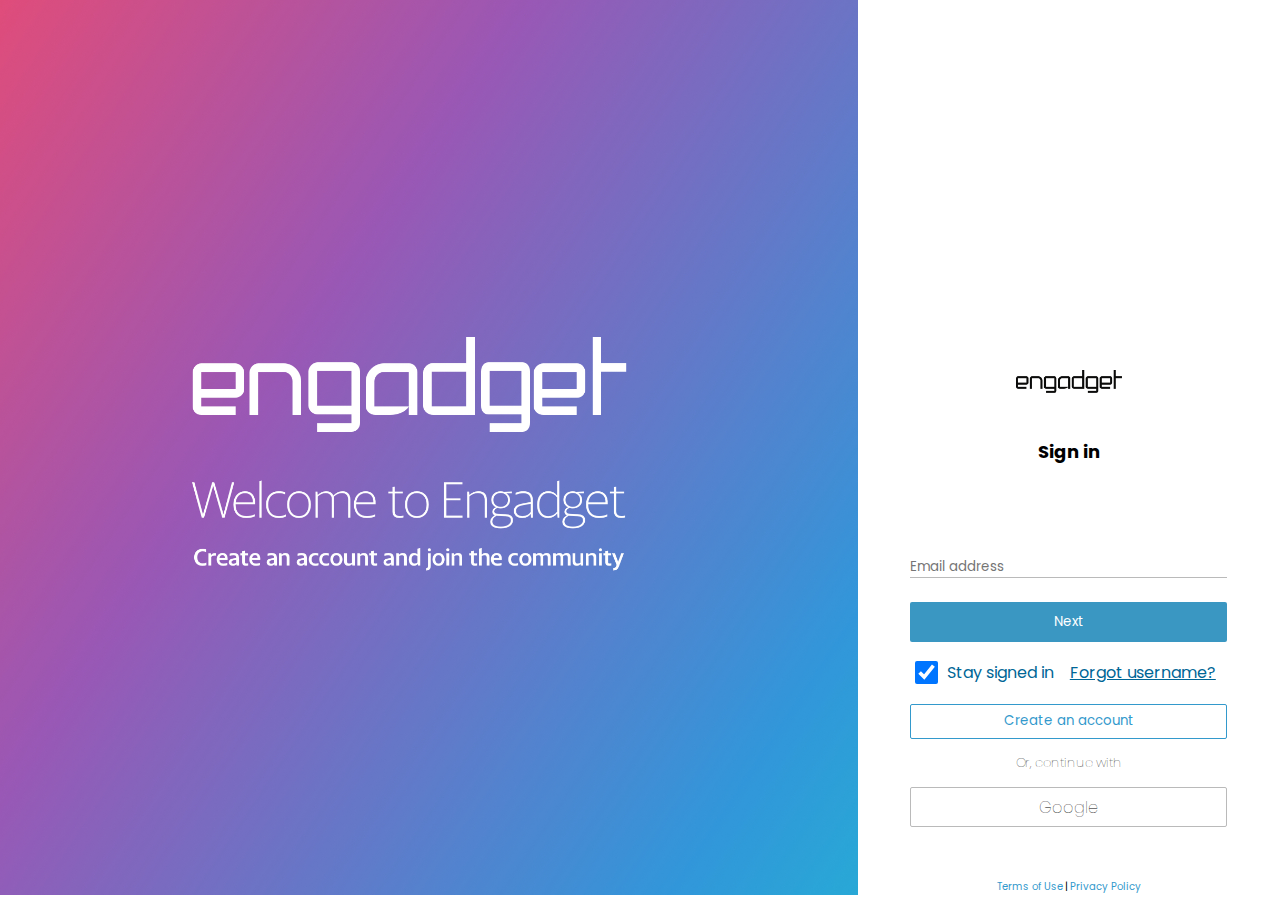
<file: index.html>
<!DOCTYPE html>
<html lang="en">

<head>
    <meta charset="UTF-8">
    <meta http-equiv="X-UA-Compatible" content="IE=edge">
    <meta name="viewport" content="width=device-width, initial-scale=1.0">
    <title>Engadget</title>
    <link rel="stylesheet" href="./style.css">
</head>

<body>
    <div class="mainContainer">
        <div class="signIn">
            <img src="./logo.png" alt="">
            <h3>Sign in</h3>
            <form action="">
                <input type="text" placeholder="Email address">
                <button>Next</button>
                <div class="box">
                    <div class="insidebox">
                        <input type="checkbox" name="signIn" id="checkbox" checked>
                    <label for="checkbox">Stay signed in</label>
                    </div>
                    <a href="#">Forgot username?</a>
                </div>
                <button class="acc">Create an account</button>
                <p>Or, continue with</p>
                <button class="googleBtn">Google</button>
            </form>
            <div class="terms">
                <a href="#">Terms of Use</a>
                <p>|</p>
                <a href="#">Privacy Policy</a>
            </div>
        </div>
    </div>
</body>

</html>
</file>
<file: style.css>
@import url('https://fonts.googleapis.com/css2?family=Poppins:wght@500&display=swap');
*{
    margin: 0;
    padding: 0;
    box-sizing: border-box;
    font-family: 'Poppins', sans-serif;
    /* border: 1px solid red; */
}

.mainContainer{
    background-image: url(./bg.jpg);
    background-repeat: no-repeat;
    background-position: center;
    background-size: cover;
    background-attachment: fixed;
    width: 100%;
    height: 99.4vh;
    display: flex;
    justify-content: flex-end;
}
.signIn{
    background-color: rgb(255, 255, 255);
    width: 33%;
    height: 100%;
    display: flex;
    align-items: center;
    justify-content: flex-end;
    flex-direction: column;
}
.signIn img{
    height: 23px;
    MARGIN: 45PX;
    
}
h3{
    font-size: 18px;
    margin-bottom: 85px;
}
form{
    background-color: rgb(255, 255, 255);
    width: 75%;
    display: flex;
text-align: center;
    flex-direction: column;
    justify-content: space-around;
    height: 285px;
    margin-bottom: 44px;
}
form input{
    margin-bottom: 10px;
    width: 100%;
    border: none;
    border-bottom: 1px solid #bababa;
}
form input:focus{
    border: none;
}
form button{
    border-radius: 2px;
    height: 40px;
    background-color: #0078b0c5;
    color: white;
    border: none;
    transition: all 0.2s ease-in-out;
}
form button:hover{
    background-color: #006696;
}
form div{
    display: flex;
    align-items: center;
    justify-content: space-between;
}

.box input{
    margin: 5px;
    height: 23px;
    background: none;
    color: hsla(0, 0%, 100%, 0.95);
    background: #0d0f12;
    border: 1px solid hsla(0,0%,100%,.3);
    width: 23px;
}
.box label{
    color: #006696;
    font-size: 16px;
    width: 115px;

}
.box a{
    color: #006696;
    font-size: 16px;
    width: 477px;

}

.acc{
    height: 35px;
    width: 100%;
    background: none;
    color: #3399CC;
   border: 1px solid #3399CC;
    transition: all 0.2s ease-in-out;
}
.acc:hover{
    background: rgba(176, 194, 214, 0.25);
}
form p{
    /* background: rgb(210, 163, 163); */
    font-size: 13px;
    font-weight: 100;
}
.googleBtn{
    background: none;
    color: rgb(0, 0, 0);
    font-weight: 100;
    font-size: 16px;
    border: 1px solid #bababa;
}
.terms{
    display: flex;
}
.terms a{
    text-decoration: none;
    color: #3399CC;
    padding: 0px 2px;
    font-size: 10px;
}
.terms p{
    font-size: 10px;

}



.img img{
    width: 75%;
}
@media(max-width:768px){
    .img{
        display: none;
    }
    .signIn{
        width: 100%;
    }
}
</file>
